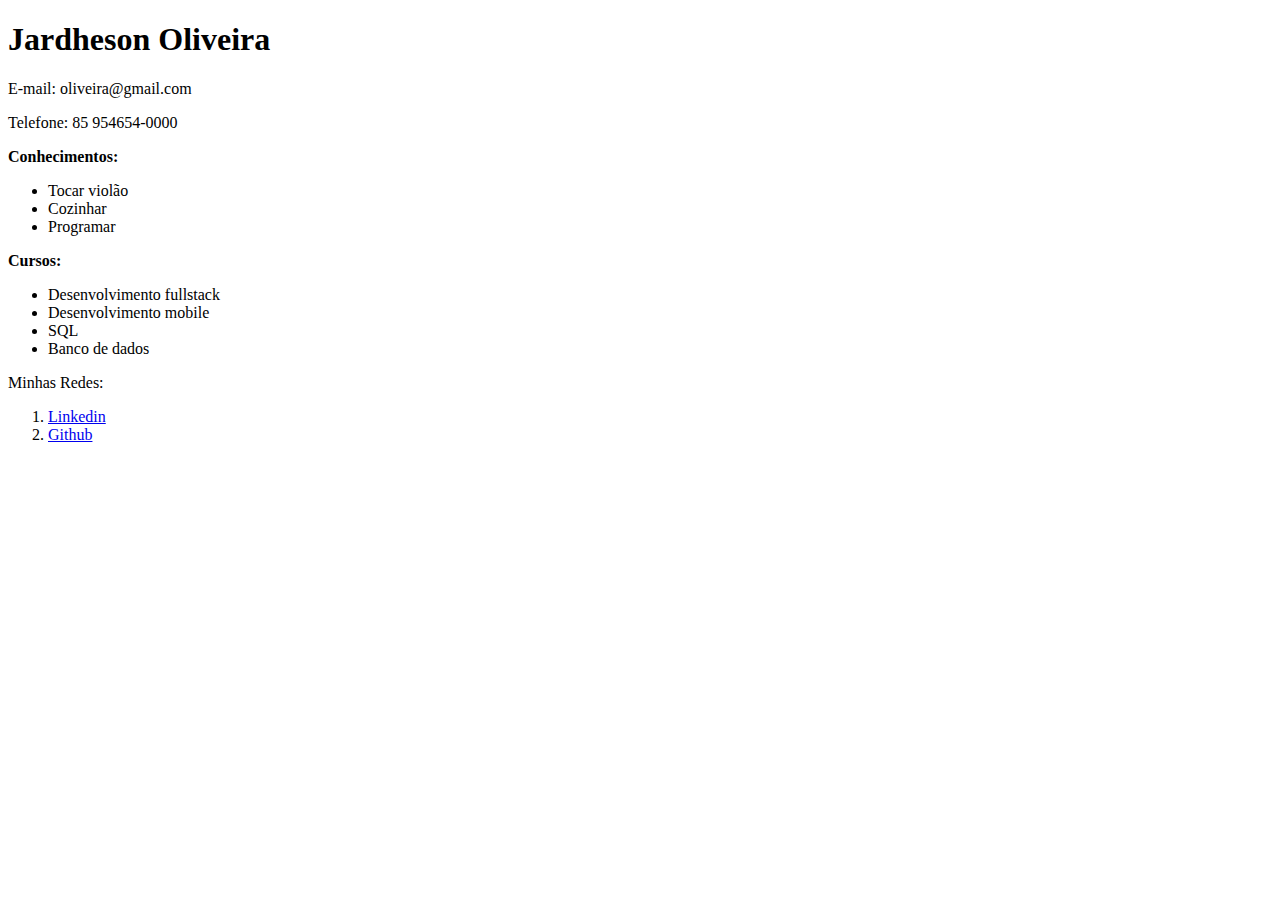
<file: aula-1/index.html>
<!DOCTYPE html>
<html lang="en">
<head>
    <meta charset="UTF-8">
    <meta name="viewport" content="width=device-width, initial-scale=1.0">
    <title>Curriculum</title>
</head>
<body>
    <h1>Jardheson Oliveira</h1>
    <p>E-mail: oliveira@gmail.com</p>
    <p>Telefone: 85 954654-0000</p>

    <b>Conhecimentos:</b>
    <ul>
        <li>Tocar violão</li>
        <li>Cozinhar</li>
        <li>Programar</li>
    </ul>

    <b>Cursos:</b>
    <ul>
        <li>Desenvolvimento fullstack</li>
        <li>Desenvolvimento mobile</li>
        <li>SQL</li>
        <li>Banco de dados</li>
    </ul>

    <p>Minhas Redes:</p>
    <ol>
        <li>
            <a href="https://www.linkedin.com/in/samuel-lima-69053b16b/" target="_blank">Linkedin</a>
        </li>
        <li>
            <a href="https://github.com/Samuelrlm" target="_blank">Github</a>
        </li>
    </ol>
</body>
</html>
</file>
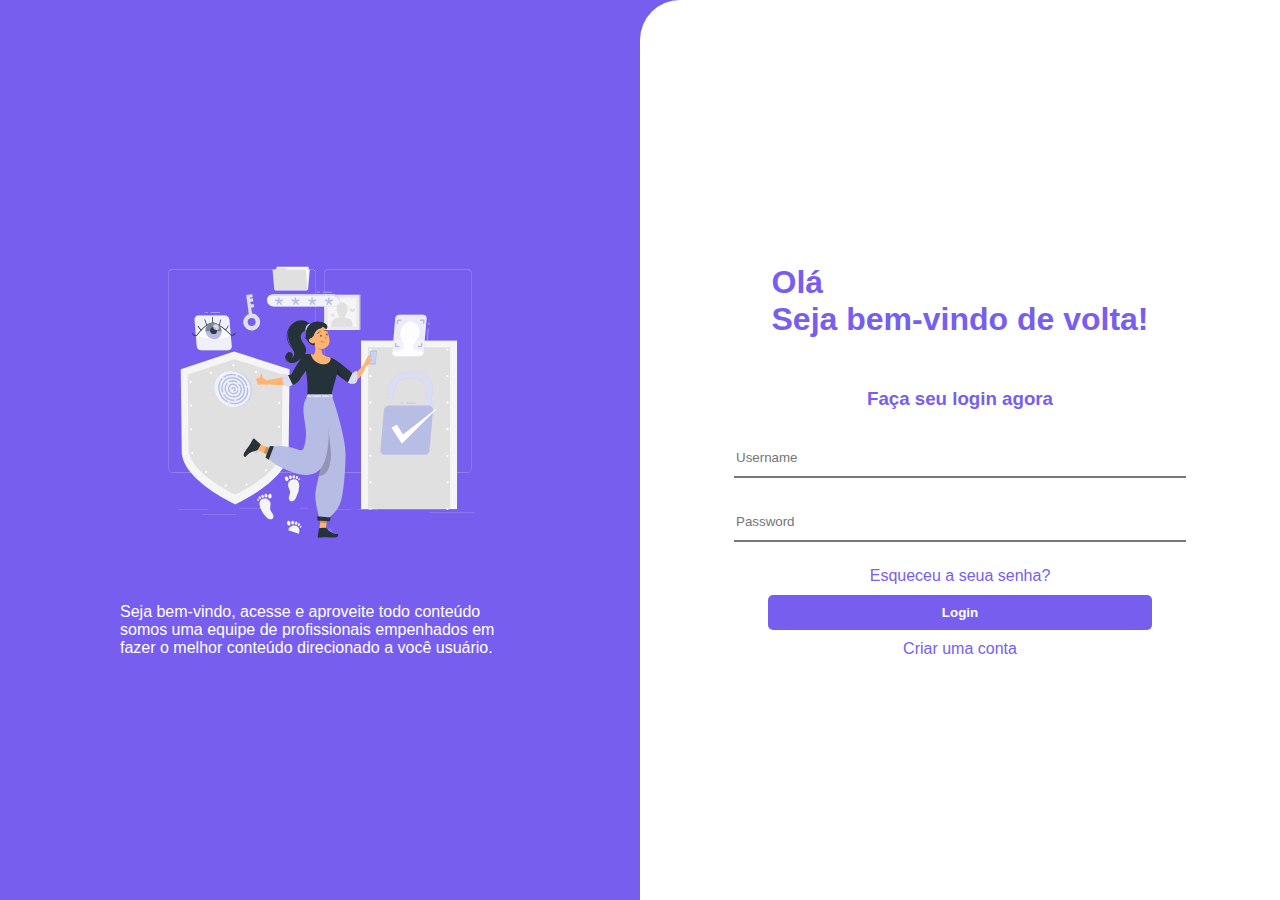
<file: aula-2/index.html>
<!DOCTYPE html>
<html lang="en">
<head>
    <meta charset="UTF-8">
    <meta name="viewport" content="width=device-width, initial-scale=1.0">
    <link rel="stylesheet" href="style.css">
    <title>Pagina de Login</title>
</head>
<body>
    <div class="container">
        <div class="esquerda">
            <img src="./authentication-animate.svg" width="360px" alt="">
            <p>
                Seja bem-vindo, 
                acesse e aproveite todo conteúdo somos 
                uma equipe de profissionais empenhados em 
                fazer o melhor conteúdo direcionado a você usuário.
            </p>
        </div>
        <div class="direita">
            <h1>Olá <br> Seja bem-vindo de volta!</h1>
            <h3>Faça seu login agora</h3>
            <input type="text" placeholder="Username">
            <input type="password" placeholder="Password">
            <a href="">Esqueceu a seua senha?</a>
            <button>Login</button>
            <a href="">Criar uma conta</a>
        </div>
    </div>
</body>
</html>
</file>
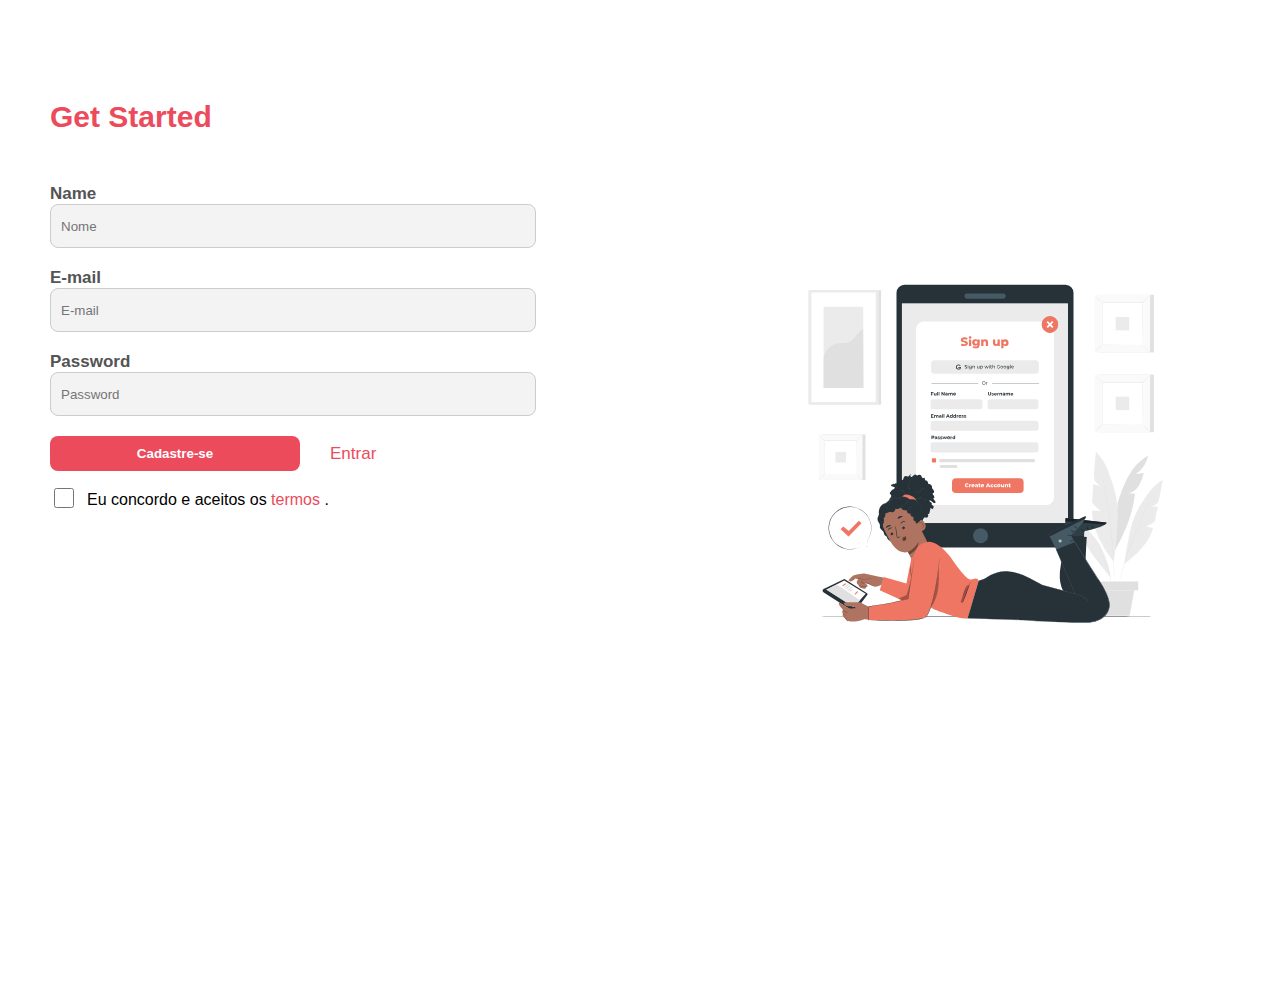
<file: aula-3/index.html>
<!DOCTYPE html>
<html lang="en">
<head>
    <meta charset="UTF-8">
    <meta name="viewport" content="width=device-width, initial-scale=1.0">
    <link rel="stylesheet" href="style.css">
    <title>Página cadastro</title>
</head>
<body>
    <div class="container">
        <div class="esquerda">
            <h5>Get Started</h5>
            <label for="name">Name</label>
            <input type="text" name="name" id="name" placeholder="Nome">
            <label for="email">E-mail</label>
            <input type="email" name="email" id="email" placeholder="E-mail">
            <label for="pass">Password</label>
            <input type="password" name="pass" id="pass" placeholder="Password">
            <div class="opcoes">
                <button>Cadastre-se</button>
                <a href="https://pt-br.facebook.com/login/device-based/regular/login/" target="_blank">Entrar</a>
            </div>
            <div class="termos">
                <input type="checkbox" name="" id="check">
                <p>
                    Eu concordo e aceitos os 
                    <a 
                        href="https://pt-br.facebook.com/policies_center/"
                        target="_blank"
                    >
                        termos
                    </a>.
                </p>
            </div>
        </div>
        <div class="direita">
            <img src="./sign-up-animate.svg" width="400px" alt="imagem-anima">
        </div>
    </div>
</body>
</html>
</file>
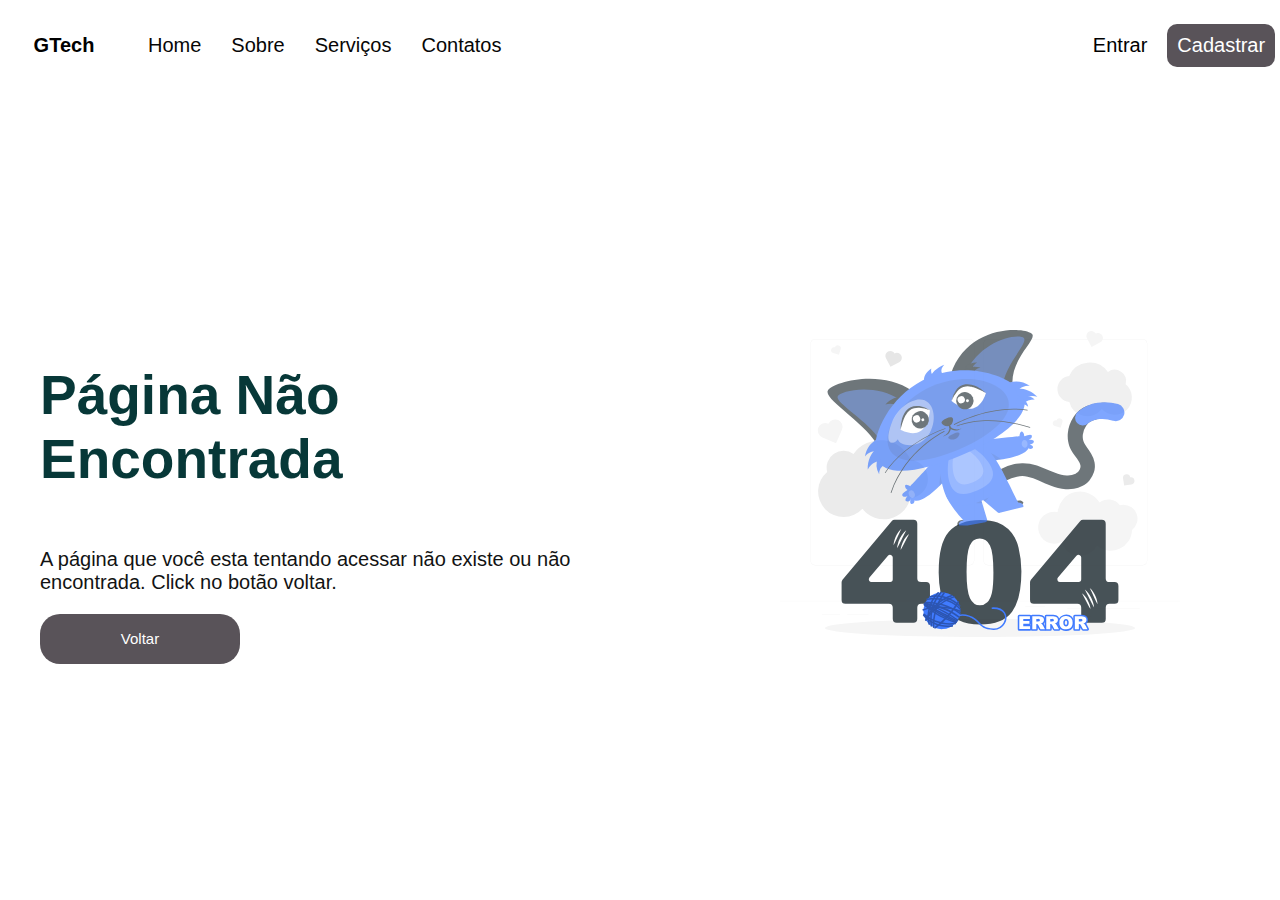
<file: Aula-4/index.html>
<!DOCTYPE html>
<html lang="pt-br">
<head>
    <meta charset="UTF-8">
    <meta name="viewport" content="width=device-width, initial-scale=1.0">
    <link rel="stylesheet" href="style.css">
    <title>Erro Pag</title>
</head>
<body>
    <div class="container">
    <header>
        <div class="logo" all="logo">
            <p>GTech</p>
        </div>   
        <div class="navegacao">
        <nav>
           <a href="" id="select">Home</a>
           <a href="">Sobre</a>
           <a href="">Serviços</a>
           <a href="">Contatos</a>
        </nav>
        </div>
        <div class="btns">
            <a href="">Entrar</a>
            <button>Cadastrar</button>
        </div>
    </header>
    <main>
        <div class="esquerda">
            <h1>Página Não Encontrada</h1>
            <p>A página que você esta tentando acessar não existe ou não encontrada. Click no botão voltar.</p>
            <button>Voltar</button>
        </div>
        <div class="direita">
            <img src="./images/404-error-with-a-cute-animal-animate.svg" width="400px" alt="Error 404 animado">
        </div>
    </main>
    </div>
</body>
</html>
</file>
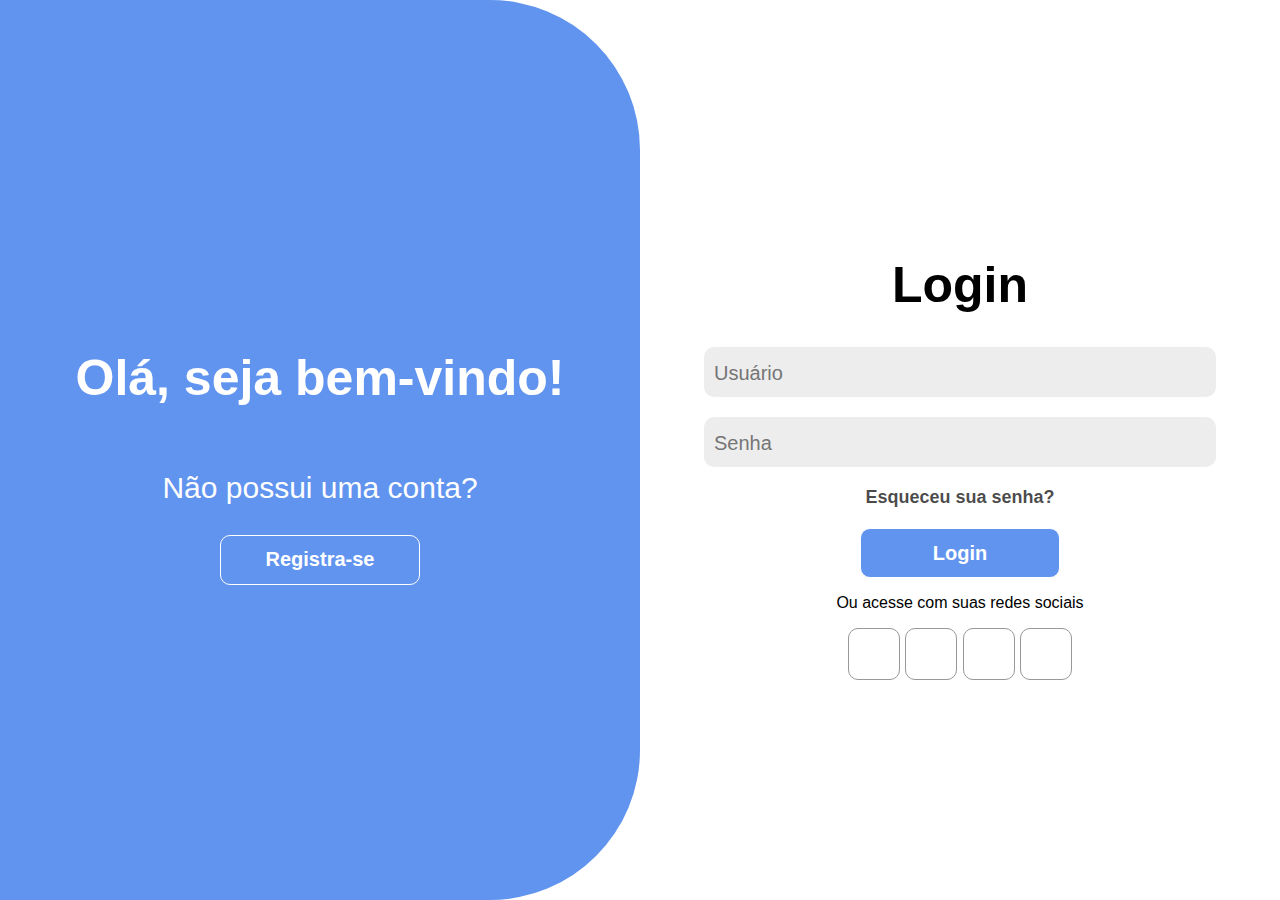
<file: aula-5/index.html>
<!DOCTYPE html>
<html lang="pt-br">
<head>
    <meta charset="UTF-8">
    <meta name="viewport" content="width=device-width, initial-scale=1.0">
    <link rel="stylesheet" href="https://cdnjs.cloudflare.com/ajax/libs/font-awesome/6.7.0/css/all.min.css" integrity="sha512-9xKTRVabjVeZmc+GUW8GgSmcREDunMM+Dt/GrzchfN8tkwHizc5RP4Ok/MXFFy5rIjJjzhndFScTceq5e6GvVQ==" crossorigin="anonymous" referrerpolicy="no-referrer" />
    <link rel="stylesheet" href="style.css">
    <title>Pagina Login</title>
</head>
<body>
    <div class="container">
        <div class="esquerda">
            <h1>Olá, seja bem-vindo!</h1>
            <p>Não possui uma conta?</p>
            <button>Registra-se</button>
        </div>
        <div class="direita">
            <h1>Login</h1>
            <div class="inp">
                <div class="campo">
                    <input type="text" placeholder="Usuário" required>
                </div>
                <div class="icone">
                    <i class="fa-solid fa-user"></i>
                </div>
            </div>
            <div class="inp">
                <div class="campo">
                    <input type="password" placeholder="Senha" required>
                </div>
                <div class="icone">
                    <i class="fa-solid fa-lock"></i>
                </div>
            </div>
            <a href="">Esqueceu sua senha?</a>
            <button>Login</button>
            <p>Ou acesse com suas redes sociais</p>
            
            <div class="opcoes">
            <div class="opcao"><i class="fa-brands fa-google"></i></div>
            <div class="opcao"><i class="fa-brands fa-facebook"></i></div>
            <div class="opcao"><i class="fa-brands fa-github"></i></div>
            <div class="opcao"><i class="fa-brands fa-linkedin"></i></div>
            </div>
            <!-- <div class="redes-sociais">
                <a href=""><i class="fa-brands fa-facebook"></i></a>
                <a href=""><i class="fa-brands fa-google"></i></a>
                <a href=""><i class="fa-brands fa-instagram"></i></a>
                <a href=""><i class="fa-brands fa-linkedin"></i></a>
            </div> -->

    </div>
</body>
</html>
</file>
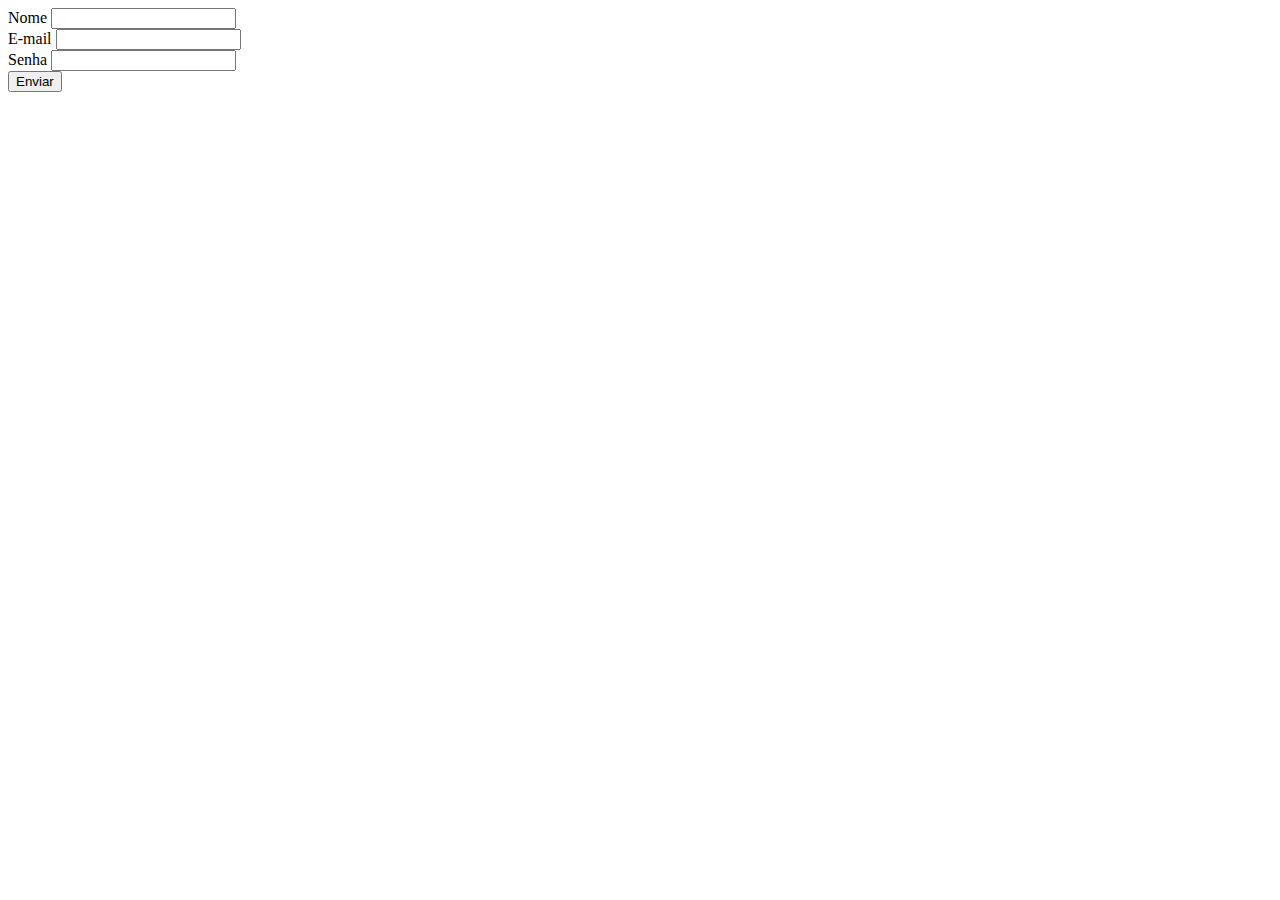
<file: aula-1/form.html>
<!DOCTYPE html>
<html lang="en">
<head>
    <meta charset="UTF-8">
    <meta name="viewport" content="width=device-width, initial-scale=1.0">
    <title>Formulário</title>
</head>
<body>
    <form action="">
        <label for="">Nome</label>
        <input required type="text">
        <br>
        <label for="">E-mail</label>
        <input required type="email" name="" id="">
        <br>
        <label for="">Senha</label>
        <input required type="password" name="" id="">
        <br>
        <button type="submit">Enviar</button>
    </form>
</body>
</html>
</file>
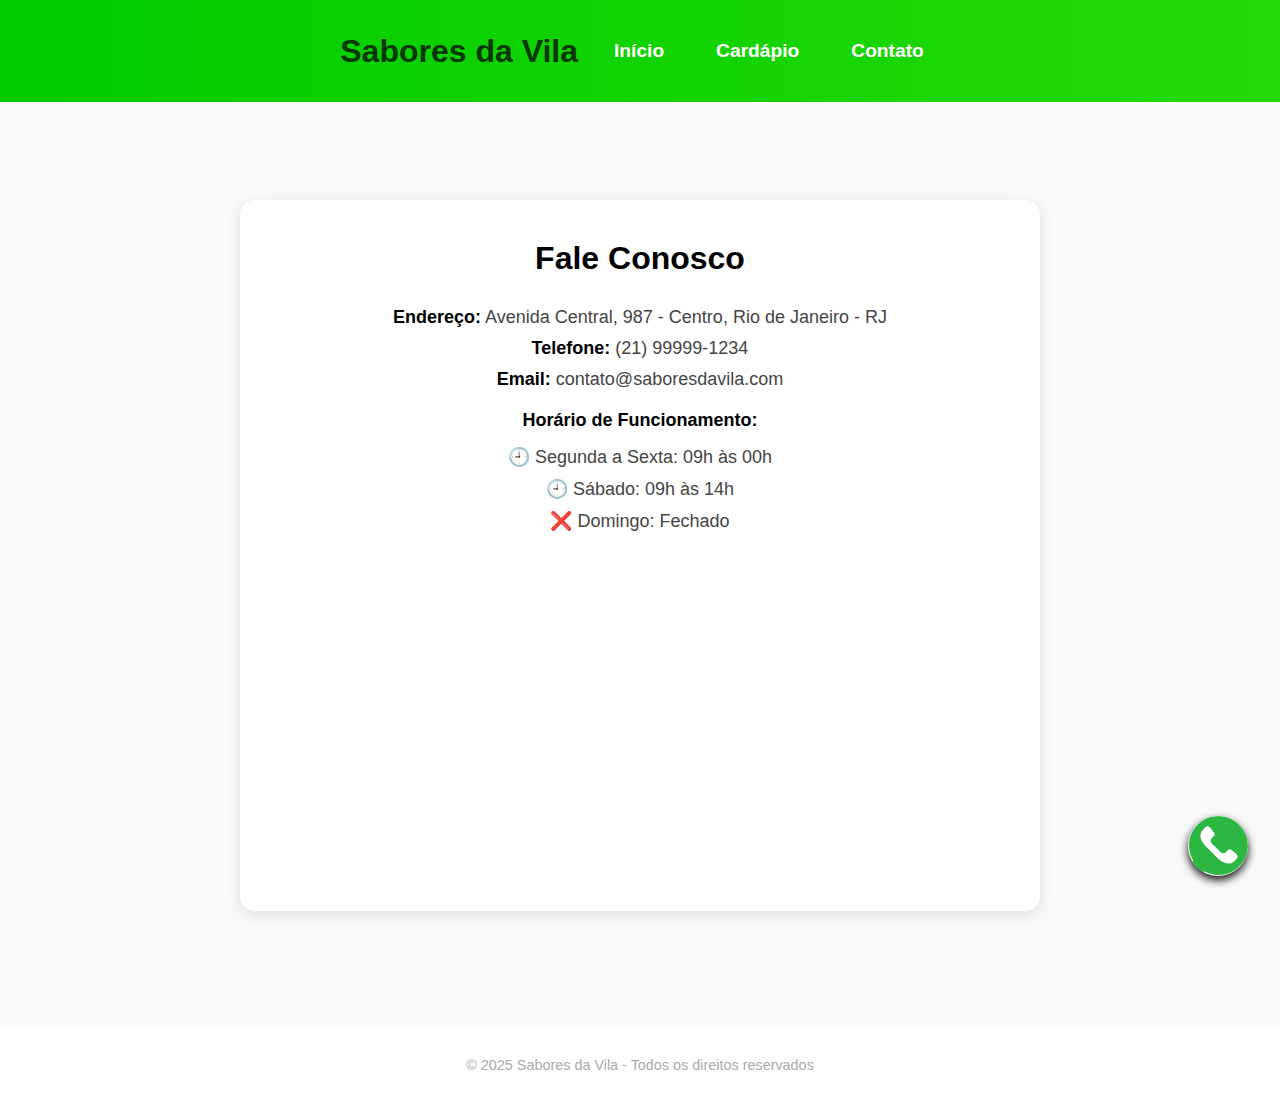
<file: site/contato.html>
<!DOCTYPE html>
<html lang="pt-br">
  <head>
    <meta charset="UTF-8" />
    <meta name="viewport" content="width=device-width, initial-scale=1.0" />
    <link
      rel="stylesheet"
      href="https://cdnjs.cloudflare.com/ajax/libs/font-awesome/6.0.0-beta3/css/all.min.css"
      integrity="sha512-Fo3rlrZj/k7ujTnHg4CGR2D7kSs0v4LLanw2qksYuRlEzO+tcaEPQogQ0KaoGN26/zrn20ImR1DfuLWnOo7aBA=="
      crossorigin="anonymous"
      referrerpolicy="no-referrer"
    />
    <link rel="shortcut icon" href="./img/favicon.ico" type="image/x-icon">
    <link rel="stylesheet" href="./css/contato.css" />
    <title>Sabores da Vila</title>
  </head>
  <body>
    <header>
      <ul class="nav">
        <li class="logo">Sabores da Vila</li>
        <li><a href="./index.html">Início</a></li>
        <li><a href="./index2.htm">Cardápio</a></li>
        <li><a href="./contato.html">Contato</a></li>
      </ul>
    </header>

    <main>
      <section class="menu-section">
        <div class="contato-container">
          <h1>Fale Conosco</h1>
          <div class="info-contato">
            <p>
              <strong>Endereço:</strong> Avenida Central, 987 - Centro, Rio de
              Janeiro - RJ
            </p>
            <p><strong>Telefone:</strong> (21) 99999-1234</p>
            <p><strong>Email:</strong> contato@saboresdavila.com</p>

            <div class="horarios">
              <p><strong>Horário de Funcionamento:</strong></p>
              <ul>
                <li>🕘 Segunda a Sexta: 09h às 00h</li>
                <li>🕘 Sábado: 09h às 14h</li>
                <li>❌ Domingo: Fechado</li>
              </ul>
            </div>
          </div>
          <div class="mapa">
            <!-- Substitua o link abaixo pelo seu endereço real no Google Maps -->
            <iframe
              src="https://www.google.com/maps/embed?pb=!1m18!1m12!1m3!1d3656.7397260842986!2d-46.5772642!3d-23.5773459!2m3!1f0!2f0!3f0!3m2!1i1024!2i768!4f13.1!3m3!1m2!1s0x94ce5ecf5a7c2cf9%3A0x9a2bdad35fc25e04!2sAv.%20Brasil%2C%201000%20-%20Centro%2C%20Rio%20de%20Janeiro%20-%20RJ!5e0!3m2!1spt-BR!2sbr!4v1614125551234!5m2!1spt-BR!2sbr"
              allowfullscreen=""
              loading="lazy"
            >
            </iframe>
          </div>
        </div>
      </section>
    </main>
    <div class="whatsapp">
      <a href="https://wa.me/" target="_blank">
        <img
          src="./img/whatsapp-com.svg"
          alt="Fale conosco pelo Whatsapp"
          width="80px"
          title="Fale conosco pelo Whatsapp"
      /></a>
    </div>
    <footer>© 2025 Sabores da Vila - Todos os direitos reservados</footer>
    <script src="./img/whatsapp-brands.svg"></script>
  </body>
</html>
</file>
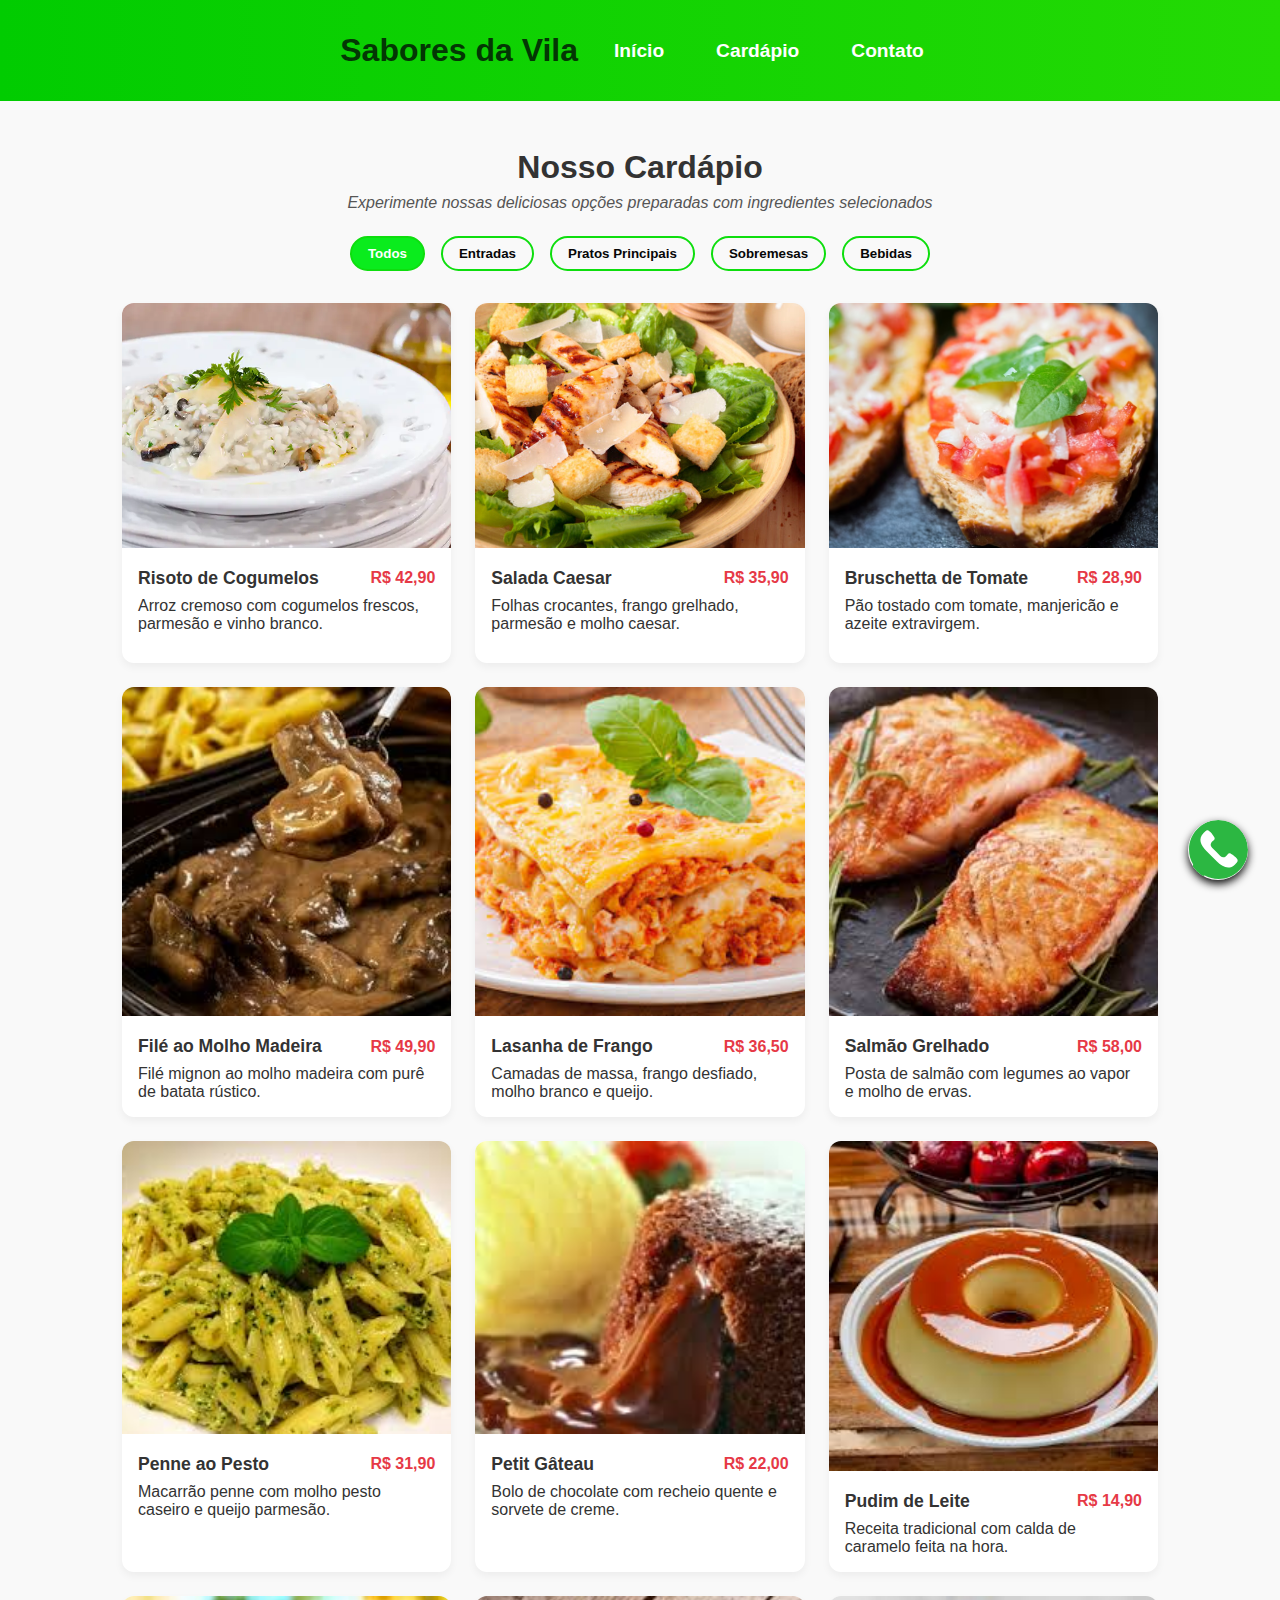
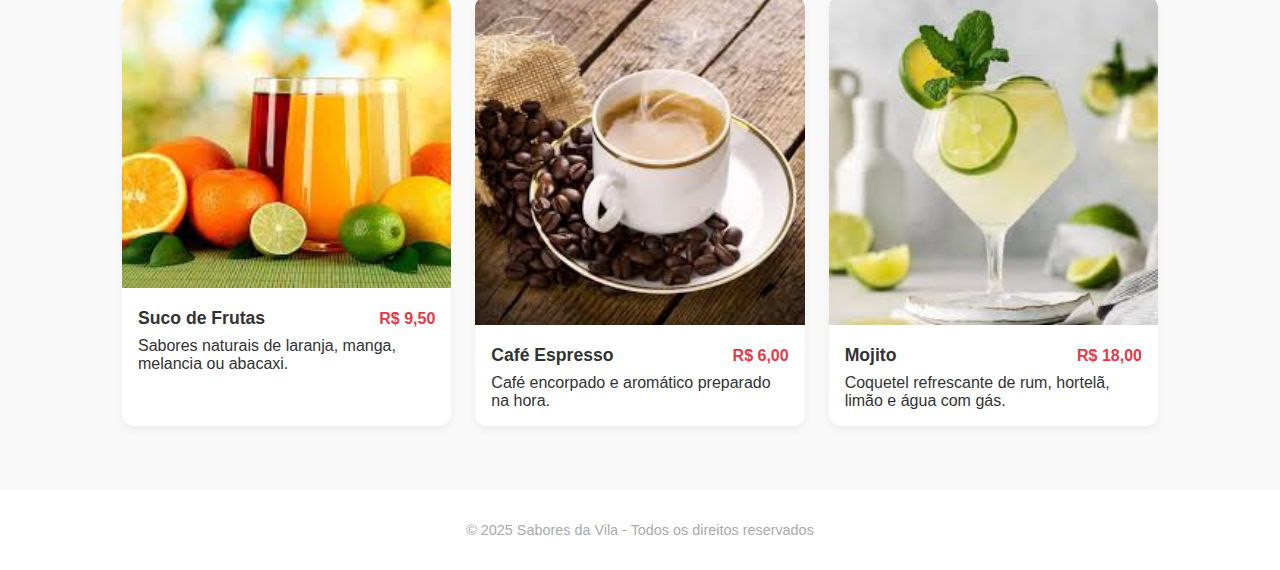
<file: site/index2.htm>
<!DOCTYPE html>
<html lang="pt-br">
  <head>
    <meta charset="UTF-8" />
    <meta name="viewport" content="width=device-width, initial-scale=1.0" />
    <link rel="stylesheet" href="https://cdnjs.cloudflare.com/ajax/libs/font-awesome/6.0.0-beta3/css/all.min.css" integrity="sha512-Fo3rlrZj/k7ujTnHg4CGR2D7kSs0v4LLanw2qksYuRlEzO+tcaEPQogQ0KaoGN26/zrn20ImR1DfuLWnOo7aBA==" crossorigin="anonymous" referrerpolicy="no-referrer" />
    <link rel="stylesheet" href="./css/style2.css" />
    <link rel="shortcut icon" href="./img/favicon.ico" type="image/x-icon">
    <title>Sabores da Vila</title>
  </head>
  <body>
    <header>
      <ul class="nav">
        <li class="logo">Sabores da Vila</li>
        <li><a href="./index.html">Início</a></li>
        <li><a href="./index2.htm">Cardápio</a></li>
        <li><a href="./contato.html">Contato</a></li>
      </ul>
    </header>

    <main>
      <section class="menu-section">
        <h2>Nosso Cardápio</h2>
        <p class="subtitle">
          Experimente nossas deliciosas opções preparadas com ingredientes
          selecionados
        </p>

        <div class="filters">
          <button class="active">Todos</button>
          <button>Entradas</button>
          <button>Pratos Principais</button>
          <button>Sobremesas</button>
          <button>Bebidas</button>
        </div>

        <div class="menu-grid">
            <div class="card">
              <img src="./img/risoto-de-cogumelos-com-salsinha.webp" alt="Risoto de Cogumelos">
              <div class="card-content">
                <h3>Risoto de Cogumelos <span class="price">R$ 42,90</span></h3>
                <p>Arroz cremoso com cogumelos frescos, parmesão e vinho branco.</p>
              </div>
            </div>
          
            <div class="card">
              <img src="./img/Salada-Caesar.jpg" alt="Salada Caesar">
              <div class="card-content">
                <h3>Salada Caesar <span class="price">R$ 35,90</span></h3>
                <p>Folhas crocantes, frango grelhado, parmesão e molho caesar.</p>
              </div>
            </div>
          
            <div class="card">
              <img src="./img/Bruschetta de Tomate.avif" alt="Bruschetta de Tomate">
              <div class="card-content">
                <h3>Bruschetta de Tomate <span class="price">R$ 28,90</span></h3>
                <p>Pão tostado com tomate, manjericão e azeite extravirgem.</p>
              </div>
            </div>
          
            <div class="card">
              <img src="./img/Filé ao Molho Madeira.jpeg" alt="Filé ao Molho Madeira">
              <div class="card-content">
                <h3>Filé ao Molho Madeira <span class="price">R$ 49,90</span></h3>
                <p>Filé mignon ao molho madeira com purê de batata rústico.</p>
              </div>
            </div>
          
            <div class="card">
              <img src="./img/Lasanha de Frango.jpeg" alt="Lasanha de Frango">
              <div class="card-content">
                <h3>Lasanha de Frango <span class="price">R$ 36,50</span></h3>
                <p>Camadas de massa, frango desfiado, molho branco e queijo.</p>
              </div>
            </div>
          
            <div class="card">
              <img src="./img/Salmão Grelhado.jpeg" alt="Salmão Grelhado">
              <div class="card-content">
                <h3>Salmão Grelhado <span class="price">R$ 58,00</span></h3>
                <p>Posta de salmão com legumes ao vapor e molho de ervas.</p>
              </div>
            </div>
          
            <div class="card">
              <img src="./img/Penne ao Pesto.jpeg" alt="Penne ao Pesto">
              <div class="card-content">
                <h3>Penne ao Pesto <span class="price">R$ 31,90</span></h3>
                <p>Macarrão penne com molho pesto caseiro e queijo parmesão.</p>
              </div>
            </div>
          
            <div class="card">
              <img src="./img/Petit Gâteau.jpeg" alt="Petit Gâteau">
              <div class="card-content">
                <h3>Petit Gâteau <span class="price">R$ 22,00</span></h3>
                <p>Bolo de chocolate com recheio quente e sorvete de creme.</p>
              </div>
            </div>
          
            <div class="card">
              <img src="./img/Pudim de Leite1.jpeg" alt="Pudim de Leite">
              <div class="card-content">
                <h3>Pudim de Leite <span class="price">R$ 14,90</span></h3>
                <p>Receita tradicional com calda de caramelo feita na hora.</p>
              </div>
            </div>
          
            <div class="card">
              <img src="./img/Suco de Frutas.jpeg" alt="Suco de Frutas">
              <div class="card-content">
                <h3>Suco de Frutas <span class="price">R$ 9,50</span></h3>
                <p>Sabores naturais de laranja, manga, melancia ou abacaxi.</p>
              </div>
            </div>
          
            <div class="card">
              <img src="./img/Café Espresso.jpeg" alt="Café Espresso">
              <div class="card-content">
                <h3>Café Espresso <span class="price">R$ 6,00</span></h3>
                <p>Café encorpado e aromático preparado na hora.</p>
              </div>
            </div>
          
            <div class="card">
              <img src="./img/Mojito.jpeg" alt="Mojito">
              <div class="card-content">
                <h3>Mojito <span class="price">R$ 18,00</span></h3>
                <p>Coquetel refrescante de rum, hortelã, limão e água com gás.</p>
              </div>
            </div>
          </div>
      </section>
    </main>
     <div class="whatsapp">
        <a href="https://wa.me/" target="_blank">
        <img src="./img/whatsapp-com.svg" alt="Fale conosco pelo Whatsapp" width="80px" title="Fale conosco pelo Whatsapp" /></a>
         </div>
    <footer>© 2025 Sabores da Vila - Todos os direitos reservados</footer>
     <script src="./img/whatsapp-brands.svg"></script>
  </body>
</html>
</file>
<file: aula-2/style.css>
body{
    margin: 0;
    padding: 0;
    font-family: sans-serif;
}

.container{
    display: flex;
    width: 100%;
    height: 100vh;
    background-color: #785EEF;
}

.esquerda{
    width: 50%;
    display: flex;
    align-items: center;
    justify-content: center;
    color: white;
    flex-direction: column;
}

.esquerda p{
    width: 400px;
}

.direita{
    width: 50%;
    background-color: white;
    border-top-left-radius: 40px;
    display: flex;
    align-items: center;
    justify-content: center;
    flex-direction: column;
    color: #785EEF;
    gap: 10px;
}

.direita input{
    width: 70%;
    height: 35px;
    border-top: none;
    border-left: none;
    border-right: none;
    margin-bottom: 15px;
}

.direita button{
    width: 60%;
    height: 35px;
    background-color: #785EEF;
    border: none;
    color: white;
    font-weight: bold;
    border-radius: 5px;
    cursor: pointer;
}

.direita button:hover{
    background-color: white;
    color: #785EEF;
    border: 1px solid #785EEF;
}

.direita a{
    text-decoration: none;
    color: #785EEF;
}
</file>
<file: aula-3/style.css>
body{
    margin: 0;
    padding: 0;
    font-family: sans-serif;
}


.container{
    width: 100%;
    height: 100vh;
    display: flex;
}

.container .esquerda{
    width: 50%;
    height: 100%;
    display: flex;
    flex-direction: column;
    padding: 50px;
}

.container .direita{
    width: 50%;
    height: 100%;
    display: flex;
    align-items: center;
    justify-content: center;
}

.container .esquerda h5{
    color: #EC4B5C;
    font-size: 30px;
}


.container .esquerda label{
    font-weight: bold;
    font-size: 17px;
    color: #545454;
}

.container .esquerda input{
    width: 80%;
    height: 40px;
    background-color: #f3f3f3;
    border: 1px solid #cccccc;
    border-radius: 8px;
    outline: none;
    margin-bottom: 20px;
    padding-left: 10px;
}

.container .esquerda input:focus{
    border: 1px solid #EC4B5C;
}

.container .esquerda #check{
    width: 20px;
    height: 20px;
    margin-top: 17px;
}

.container .esquerda .opcoes button{
    width: 250px;
    height: 35px;
    border: none;
    border-radius: 8px;
    background-color: #EC4B5C;
    color: white;
    font-weight: bold;
    transition: all 300ms ease-in-out;
}

.container .esquerda .opcoes button:hover{
    cursor: pointer;
    background-color: white;
    border: 1px solid #EC4B5C;
    color: #EC4B5C;
}

.container .esquerda .opcoes a{
    text-decoration: none;
    color: #EC4B5C;
    font-size: 17px;
}

.container .esquerda .opcoes {
    display: flex;
    gap: 30px;
    align-items: center;
}

.container .esquerda .termos {
    display: flex;
    align-items: center;
    gap: 10px;
}

.container .esquerda .termos a{
    text-decoration: none;
    color: #EC4B5C;
}
</file>
<file: Aula-4/style.css>
body {
    margin: 0;
    padding: 0;
    font-family: sans-serif;
    box-sizing: border-box;
}

.container {
    display: flex;
    width: 100%;
    height: 100vh;
    flex-direction: column;
}

.container header {
    display: flex;
    width: 100%;
    align-items: center;
    height: 10%;
}

.container header .logo {
    display: flex;
    width: 10%;
    height: 100%;
    align-items: center;
    justify-content: center;
}

.container header .logo p {
    font-size: 20px;
    font-weight: bold;
}

.container header .navegacao {
    display: flex;
    width: 75%;
    height: 100%;
    align-items: center;
}

.container header .navegacao nav {
    display: flex;
    gap: 30px;
    padding-left: 20px;
}

.container header .navegacao nav a {
    text-decoration: none;
    color: rgb(7, 6, 6);
    font-size: 20px;
}

.container header .navegacao nav #select {
    font-size: bold;
}

.container header .btns {
    display: flex;
    width: 15%;
    height: 100%;
    align-items: center;
    justify-content: center;
    gap: 20px;
}

.container header .btns a {
    display: flex;
    text-decoration: none;
    color: black;
    font-size: 20px;
}

.container header .btns button {
    background-color: #595359;
    color: white;
    border: none;
    padding: 10px;
    cursor: pointer;
    font-size: 20px;
    border-radius: 10px;
}

.container main {
    display: flex;
    width: 100%;
    height: 90%;
    align-items: center;
    justify-content: center;
}

.container main .esquerda {
    display: flex;
    width: 50%;
    height: 100%;
    padding-left: 40px;
    justify-content: center;
    flex-direction: column;
}

.container main .direita {
    display: flex;
    width: 50%;
    height: 100%;
    padding-left: 40px;
    justify-content: center;
    align-items: center;
}
.container main .esquerda h1{
    font-size: 55px;
    font-weight: bold;
    color: rgb(7, 56, 56);
}
.container main .esquerda p{
    font-size: 20px;
    color: rgb(18, 19, 19);
}
.container main .esquerda button{
    background-color: #595359;
    color: white;
    width: 200px;
    height: 50px;
    border: none;
    padding: 10px;
    cursor: pointer;
    font-size: 15px;
    border-radius: 20px;
    border: none;
}
</file>
<file: aula-5/style.css>
body {
    margin: 0;
    padding: 0;
    font-family: sans-serif;
}

.container {
    display: flex;
    width: 100%;
    height: 100vh;

}

.container .esquerda {
    display: flex;
    width: 50%;
    height: 100%;
    color: white;
    align-items: center;
    flex-direction: column;
    justify-content: center;
    background-color: #6194ef;
    border-top-right-radius: 150px;
    border-bottom-right-radius: 150px;
}

.container .esquerda h1 {
    font-size: 50px;
}

.container .esquerda p {
    font-size: 30px;
}

.container .esquerda button {
    width: 200px;
    height: 50px;
    color: white;
    font-size: 20px;
    cursor: pointer;
    font-weight: bold;
    border-radius: 10px;
    border: 1px solid white;
    background-color: transparent;
}

.container .direita {
    display: flex;
    width: 50%;
    height: 100%;
    align-items: center;
    flex-direction: column;
    justify-content: center;
}

.container .direita h1 {
    font-size: 50px;
}

.container .direita .inp {
    display: flex;
    width: 80%;
    height: 50px;
    margin-bottom: 20px;
    border-radius: 10px;
    background-color: #ededed;
}

.container .direita .inp .campo {
    width: 90%;
    height: 100%;
}

.container .direita .inp .campo input {
    width: 100%;
    height: 100%;
    border: none;
    outline: none;
    font-size: 20px;
    border-radius: 10px;
    padding-left: 10px;
    background-color: transparent;
}

.container .direita .inp .icone {
    display: flex;
    width: 10%;
    height: 100%;
    color: #7c7c7c;
    font-size: 18px;
    align-items: center;
    justify-content: center;
}

.container .direita a {
    text-decoration: none;
    color: #0f0e0ec1;
    font-size: 18px;
    font-weight: bold;
    cursor: pointer;

}

.container .direita button {
    width: 200px;
    height: 50px;
    color: white;
    font-size: 20px;
    cursor: pointer;
    font-weight: bold;
    border-radius: 10px;
    border: 1px solid white;
    background-color: #6194ef;
    margin-top: 20px;
}

.container .direita .opcoes {
    display: flex;
    width: 35%;
    height: 50px;
    justify-content: space-between;

}

.container .direita .opcoes .opcao {
    display: flex;
    width: 50px;
    height: 50px;
    align-items: center;
    border: 1px solid #989898;
    justify-content: center;
    border-radius: 10px;
    font-size: 20px;

}

@media (max-width: 767px) {
    .container {
        flex-direction: column;
    }

    .container .esquerda {
        width: 100%;
        height: 40%;
        border-top-right-radius: 0px;
        border-bottom-right-radius: 50px;
        border-bottom-left-radius: 50px;
        padding-bottom: 20px;
        /* text-align: center; */
    }
    .container h1 {
        font-size: 30px;
    }

    .container .esquerda p {
        font-size: 20px;
    }

    .container .direita {
        width: 100%;
        height: 75%;
    }

    .container .direita .opcoes {
        width: 100%;
    }

    .container .direita .opcoes .opcao {
    width: 100%;
        height: 50px;
        margin-bottom: 10px;
    }
    .container .direita {
        width: 100%;
        height: 75%;
    }

    .direita .direita .inp {
        width: 90%;
    }

    .container .direita .opcoes {
        width: 60%;
    }

}
@media (max-width: 1023px) {
    .container .esquerda .opcoes {
        width: 50%;
        
    }
   
}
</file>
<file: site/css/contato.css>
* {
     margin: 0;
     padding: 0;
     box-sizing: border-box;
 }

 body {
     font-family: 'Segoe UI', Tahoma, Geneva, Verdana, sans-serif;
     background: #f9f9f9;
     color: #333;
     background-size: cover;
     background-position: center;
     background-repeat: no-repeat;
     min-height: 100vh;
 }

 header {

     background: linear-gradient(to right, #01cc01, #24da04);
     color: white;
     text-align: center;
     padding: 2rem 1rem;
 }

 header h1 {
     font-size: 2.5rem;
     margin-bottom: 0.5rem;
 }

 .nav {
     display: flex;
     color: white;
     list-style: none;
     padding: 0;
     align-items: center;
     list-style: none;
     justify-content: center;
     text-decoration: none;
     max-width: 1100px;
     gap: 20px;
     margin: 0 auto;
     font-size: 1.2rem;
     font-weight: bold;
     align-content: space-between;
 }

 .nav:hover {
     color: white;
     text-decoration: none;
 }

 .logo {
     display: flex;
     font-size: 2rem;
     font-weight: bold;
     color: #033704;
     text-decoration: none;
 }

 a {
     display: flex;
     color: white;
     text-decoration: none;
     padding: 0.5rem 1rem;
     border-radius: 20px;
     transition: background 0.3s;
 }

 .menu-section {
     max-width: 1100px;
     margin: 2rem auto;
     padding: 1rem;
     text-align: center;
 }

 .menu-section h2 {
     font-size: 2rem;
     margin-bottom: 0.5rem;
 }

 .subtitle {
     font-style: italic;
     color: #555;
     margin-bottom: 1.5rem;
 }

 .filters {
     display: flex;
     justify-content: center;
     gap: 1rem;
     flex-wrap: wrap;
     margin-bottom: 2rem;
 }

 .filters button {
     background: transparent;
     border: 2px solid #0ede0e;
     color: #070707;
     padding: 0.5rem 1rem;
     border-radius: 20px;
     cursor: pointer;
     transition: 0.3s;
     font-weight: bold;
 }

 .filters .active,
 .filters button:hover {
     background: #0aec1d;
     color: white;
 }

 a {
     color: rgb(255, 255, 255);
     text-decoration: none;
     padding: 0.5rem 1rem;
     border-radius: 20px;
     transition: background 0.3s;
 }

 .contato-container {
     max-width: 800px;
     margin: 50px auto;
     background: #fff;
     padding: 40px;
     border-radius: 15px;
     box-shadow: 0 4px 15px rgba(0, 0, 0, 0.1);
 }

 h1 {
     text-align: center;
     color: #010101;
 }

 .info-contato {
     margin-top: 30px;
     font-size: 18px;
     color: #444;
 }

 .info-contato p {
     margin: 10px 0;
 }

 .info-contato strong {
     color: #000;
 }

 .horarios {
     margin-top: 20px;
 }

 .horarios ul {
     list-style: none;
     padding: 0;
 }

 .horarios li {
     padding: 5px 0;
 }

 .mapa {
     margin-top: 30px;
     border-radius: 10px;
     overflow: hidden;
 }

 .whatsapp {
     position: fixed;
     bottom: 16px;
     right: 16px;
     z-index: 1000;
 }

 .whatsapp img {
     width: 60px;
     height: 60px;
     border-radius: 50%;
     box-shadow: 0 4px 8px rgb(14, 14, 14);
     transition: transform 0.3s;
 }

 .whatsapp img:hover {
     transform: scale(1.1);
 }

 iframe {
     width: 100%;
     height: 300px;
     border: none;
 }

 footer {
     text-align: center;
     padding: 2rem 1rem;
     background-color: #fff;
     font-size: 0.9rem;
     color: #aaa;
     margin-top: 3rem;
 }

 @media screen and (max-width: 768px) {
     .top {
         flex-direction: column;
         align-items: center;
     }

     .logo {
         margin-bottom: 10px;
     }

     .nav {
         position: static;
         left: 0;
     }

 }

 @media screen and (max-width: 768px) {
     .heading {
         flex-direction: column;
         align-items: center;
     }

     .left {
         text-align: center;
     }

     .right {
         margin-top: 20px;
     }
 }

 @media screen and (max-width: 768px) {
     .left h1 {
         font-size: 50px;
     }

     .left p:nth-child(1) {
         font-size: 20px;
     }

     .left p:nth-child(3) {
         font-size: 20px;
     }

     .left button {
         width: 150px;
         height: 40px;
         font-size: 15px;
     }
 }

 @media screen and (max-width: 768px) {
     .SocialMedia {
         width: 30px;
         height: 150px;
         font-size: 20px;
     }
 }

 @media screen and (max-width: 1023px) {
     .menu-section {
         padding: 1rem;
     }

     .menu-section h2 {
         font-size: 1.5rem;
     }

     .filters button {
         padding: 0.5rem;
         font-size: 0.9rem;
     }
 }

 @media screen and (max-width: 768px) {
     .SocialMedia i {
         font-size: 20px;
     }
 }
</file>
<file: site/css/style2.css>
* {
    margin: 0;
    padding: 0;
    box-sizing: border-box;
}

body {
    font-family: 'Segoe UI', Tahoma, Geneva, Verdana, sans-serif;
    background: #f9f9f9;
    color: #333;
    background-size: cover;
    background-position: center;
    background-repeat: no-repeat;
    min-height: 100vh;
}

header {

    background: linear-gradient(to right, #01cc01, #24da04);
    color: white;
    text-align: center;
    padding: 2rem 1rem;
}

header h1 {
    font-size: 2.5rem;
    margin-bottom: 0.5rem;
}

.nav {
    display: flex;
    color: white;
    list-style: none;
    padding: 0;
    align-items: center;
    list-style: none;
    justify-content: center;
    text-decoration: none;
    font-size: 1.2rem;
    font-weight: bold;
    gap: 20px;
    max-width: 1100px;
    margin: 0 auto;
}

.nav:hover {
    color: white;
    text-decoration: none;
}

.logo {
    font-size: 2rem;
    font-weight: bold;
    color: #033704;
    text-decoration: none;
}

a {
    color: white;
    text-decoration: none;
    padding: 0.5rem 1rem;
    border-radius: 20px;
    transition: background 0.3s;
}

.menu-section {
    max-width: 1100px;
    margin: 2rem auto;
    padding: 1rem;
    text-align: center;
}

.menu-section h2 {
    font-size: 2rem;
    margin-bottom: 0.5rem;
}

.subtitle {
    font-style: italic;
    color: #555;
    margin-bottom: 1.5rem;
}

.filters {
    display: flex;
    justify-content: center;
    gap: 1rem;
    flex-wrap: wrap;
    margin-bottom: 2rem;
}

.filters button {
    background: transparent;
    border: 2px solid #0ede0e;
    color: #070707;
    padding: 0.5rem 1rem;
    border-radius: 20px;
    cursor: pointer;
    transition: 0.3s;
    font-weight: bold;
}

.filters .active,
.filters button:hover {
    background: #0aec1d;
    color: white;
}

.menu-grid {
    display: grid;
    grid-template-columns: repeat(auto-fit, minmax(280px, 1fr));
    gap: 1.5rem;
    padding: 0 1rem;
}

.card {
    background: white;
    min-height: 360px;
    border-radius: 12px;
    overflow: hidden;
    box-shadow: 0 4px 8px rgba(0, 0, 0, 0.05);
    transition: transform 0.3s;
}

.card:hover {
    transform: translateY(-5px);
}

.card img {
    width: 100%;
    min-height: 68%;
    object-fit: cover;
}

.card-content {
    padding: 1rem;
    text-align: left;
}

.card h3 {
    font-size: 1.1rem;
    display: flex;
    justify-content: space-between;
    align-items: center;
    margin-bottom: 0.5rem;
}

.price {
    color: #e63946;
    font-weight: bold;
    font-size: 1rem;
}

.whatsapp {
    position: fixed;
    bottom: 16px;
    right: 16px;
    z-index: 1000;
}

.whatsapp img {
    width: 60px;
    height: 60px;
    border-radius: 50%;
    box-shadow: 0 4px 8px rgb(14, 14, 14);
    transition: transform 0.3s;
}

.whatsapp img:hover {
    transform: scale(1.1);
}

footer {
    text-align: center;
    padding: 2rem 1rem;
    background-color: #fff;
    font-size: 0.9rem;
    color: #aaa;
    margin-top: 3rem;
}
</file>
